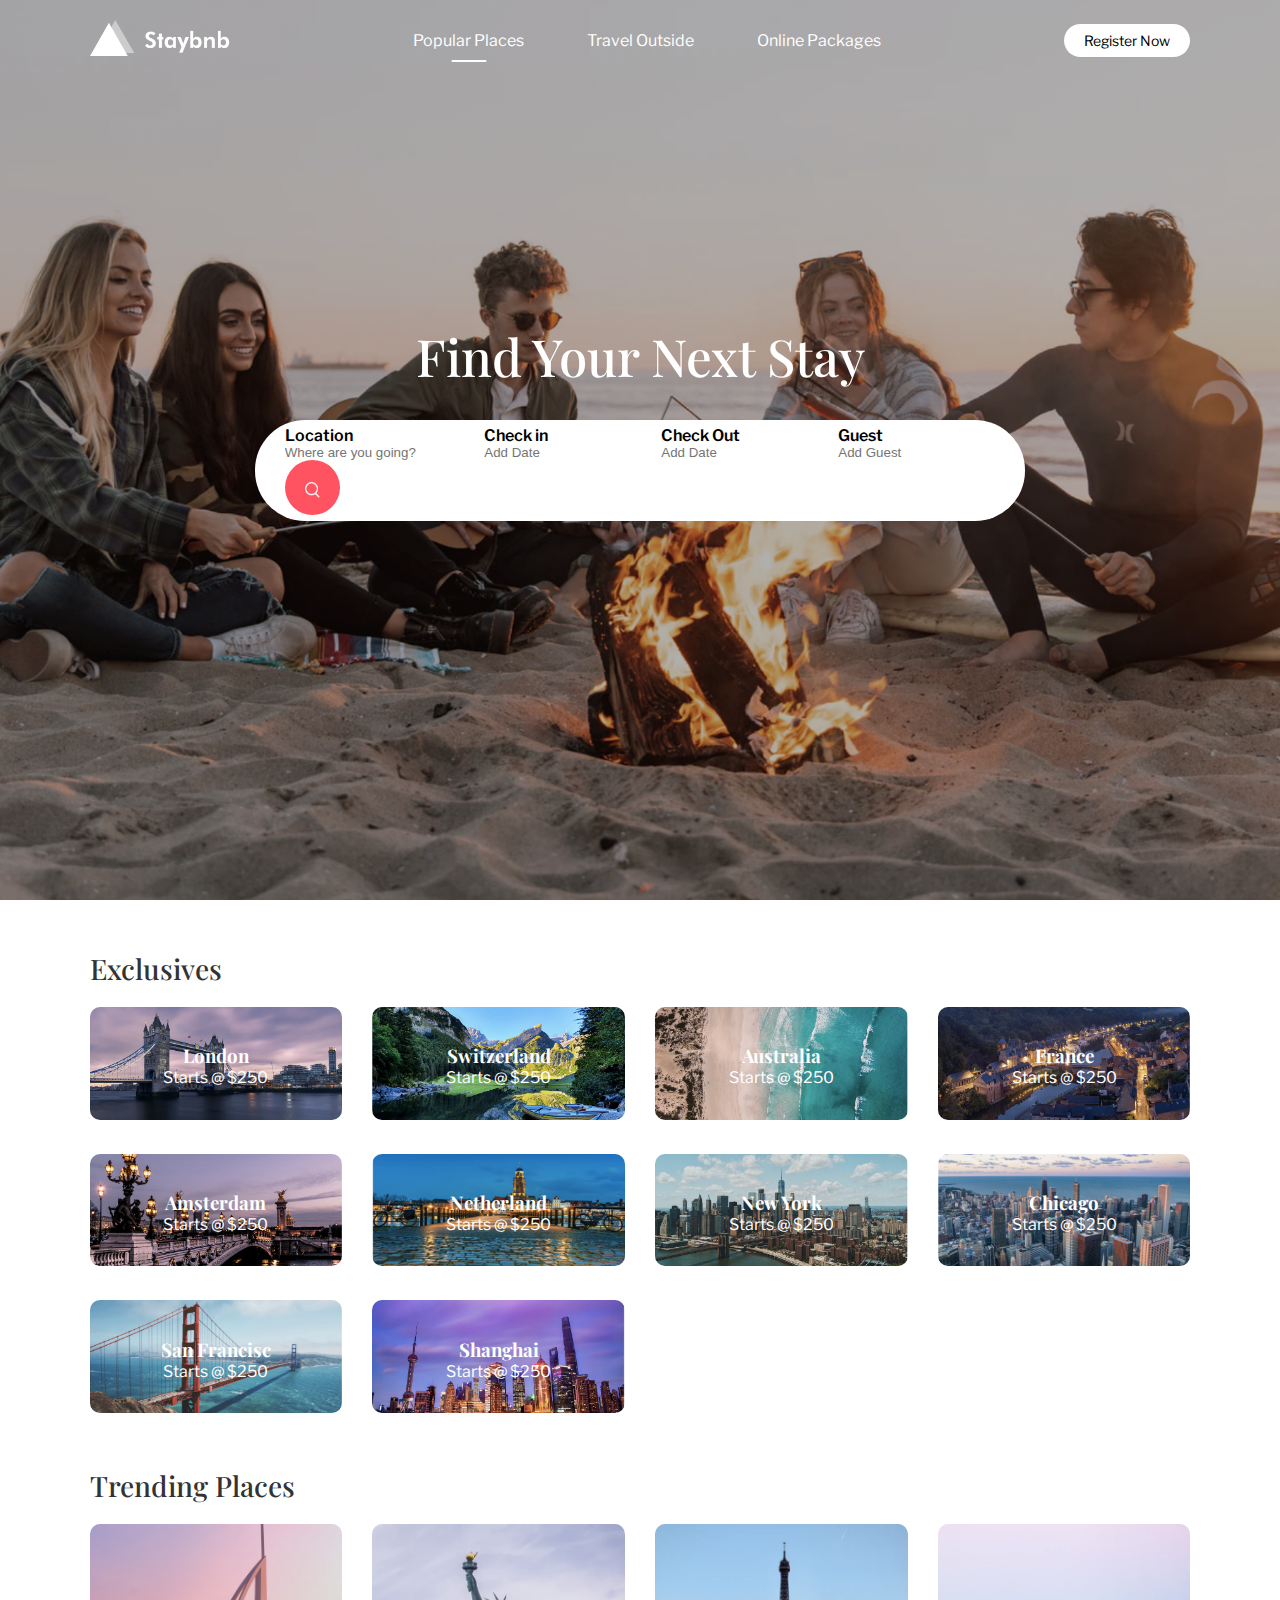
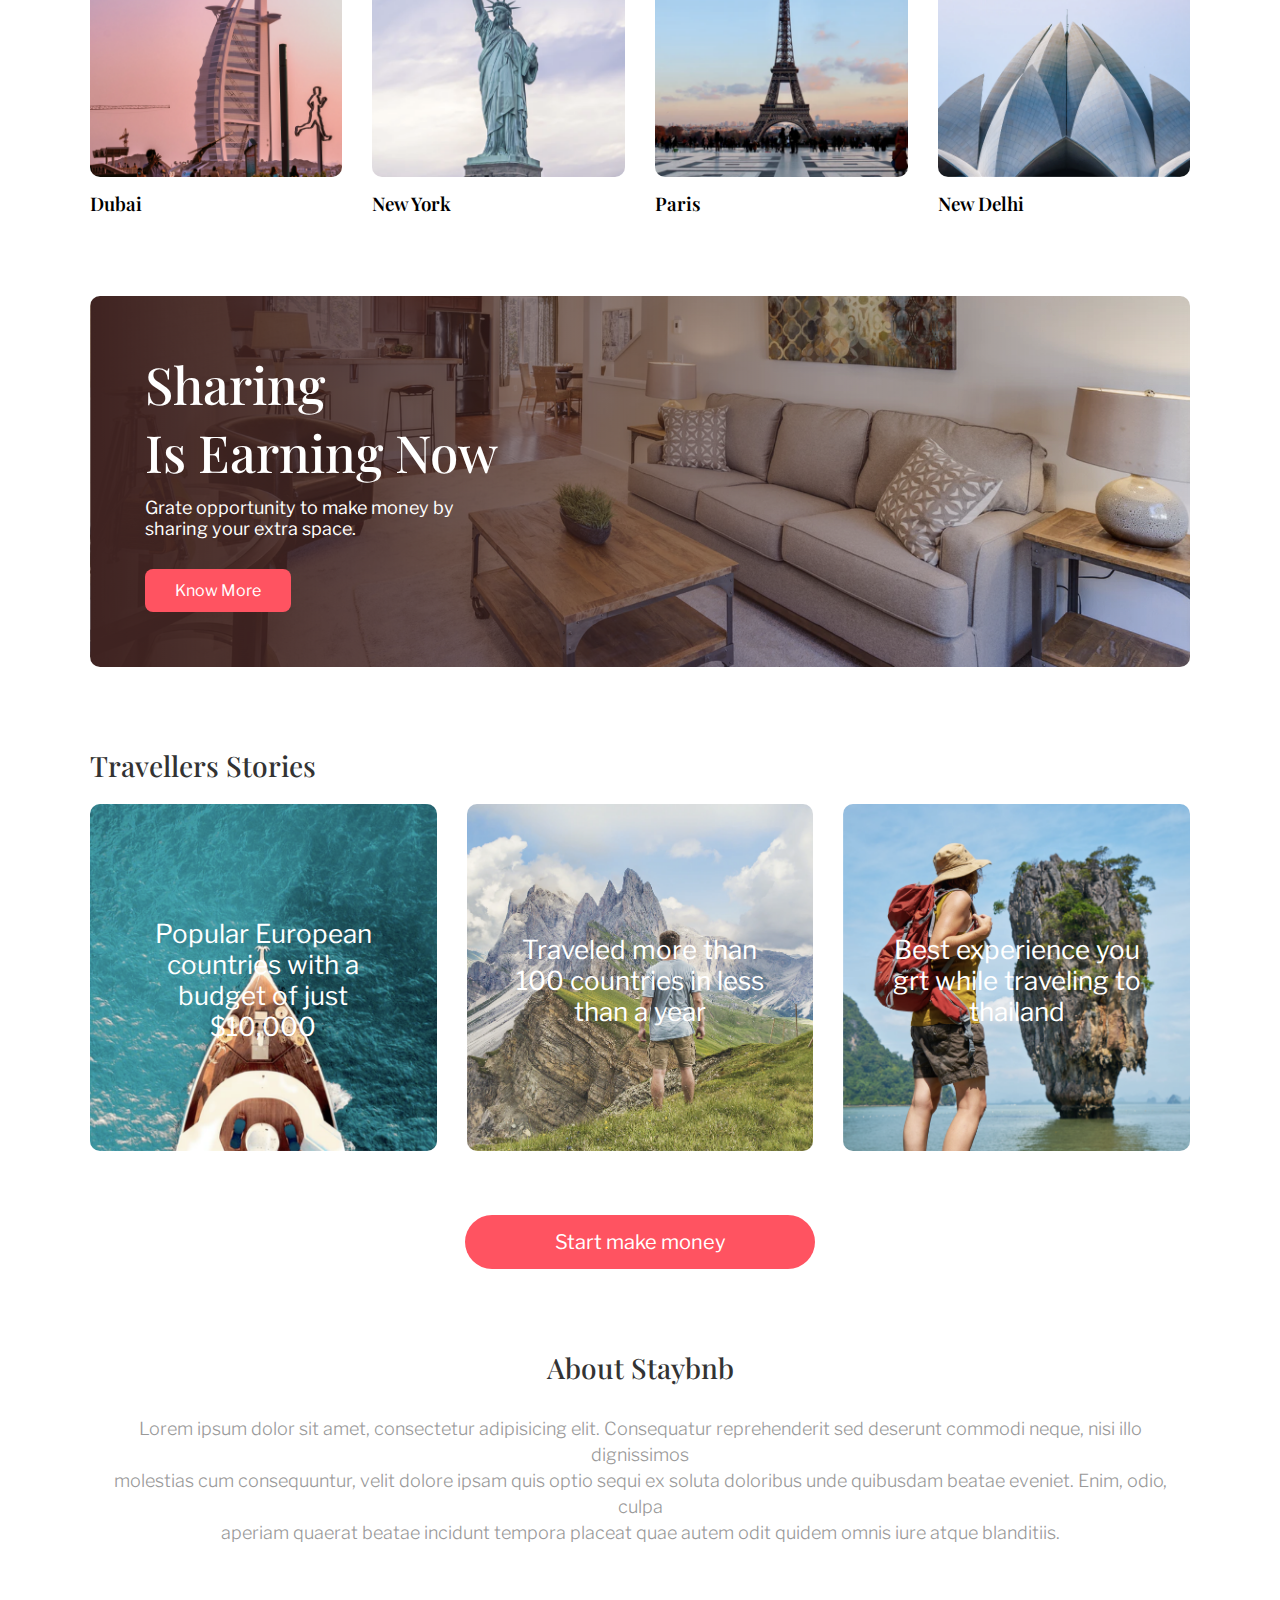
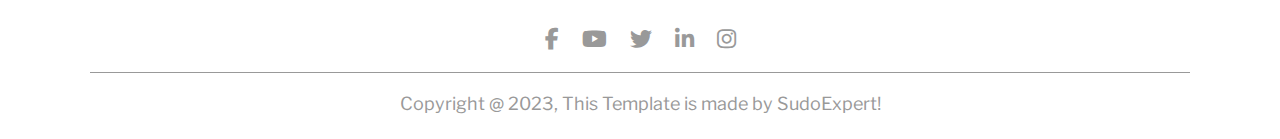
<file: index.html>
<!DOCTYPE html>
<html lang="en">
<head>
    <meta charset="UTF-8">
    <meta http-equiv="X-UA-Compatible" content="IE=edge">
    <meta name="viewport" content="width=device-width, initial-scale=1.0">
    <title>Travel Template</title>
    <link rel="stylesheet" href="style.css">
    <link rel="stylesheet" href="https://cdnjs.cloudflare.com/ajax/libs/font-awesome/6.3.0/css/all.min.css"/>
    <link rel="stylesheet" href="style.css">
</head>
<body>

     <div class="header">
        <nav id="navBar">
            <a href="index.html">
                <img src="images/logo.png" class="logo">
            </a>
            <ul class="nav-links">
               <li><a class="active" href="index.html">Popular Places</a></li>
               <li><a href="listing.html">Travel Outside</a></li>
               <li><a href="house.html">Online Packages</a></li>
            </ul>
            <a href="#" class="register-btn">Register Now</a>
            <i class="fa-solid fa-bars" onclick="togglebtn()"></i>
        </nav>
        <div class="container">
            <h1>Find Your Next Stay</h1>
            <div class="search-bar">
                <form>
                    <div class="location-input">
                        <label>Location</label>
                        <input type="text" placeholder="Where are you going?">
                    </div>
                    <div>
                        <label>Check in</label>
                        <input type="text" placeholder="Add Date">
                    </div>
                    <div>
                        <label>Check Out</label>
                        <input type="text" placeholder="Add Date">
                    </div>
                    <div>
                        <label>Guest</label>
                        <input type="text" placeholder="Add Guest">
                    </div>
                    <button type="submit"><img src="images/search.png"></button>
                </form>
            </div>
        </div>
     </div>
     <div class="container">
        <h2 class="sub-title">Exclusives</h2>
        <div class="exclusives">
            <div>
                <img src="images/image-1.png" alt="">
                <span>
                    <h3>London</h3>
                    <p>Starts @ $250</p>
                </span>
            </div>
            <div>
                <img src="images/image-2.png" alt="">
                <span>
                    <h3>Switzerland</h3>
                    <p>Starts @ $250</p>
                </span>
            </div>
            <div>
                <img src="images/image-3.png" alt="">
                <span>
                    <h3>Australia</h3>
                    <p>Starts @ $250</p>
                </span>
            </div>
            <div>
                <img src="images/image-4.png" alt="">
                <span>
                    <h3>France</h3>
                    <p>Starts @ $250</p>
                </span>
            </div>
            <div>
                <img src="images/image-5.png" alt="">
                <span>
                    <h3>Amsterdam</h3>
                    <p>Starts @ $250</p>
                </span>
            </div>
            <div>
                <img src="images/image-6.png" alt="">
                <span>
                    <h3>Netherland</h3>
                    <p>Starts @ $250</p>
                </span>
            </div>
            <div>
                <img src="images/image-7.png" alt="">
                <span>
                    <h3>New York</h3>
                    <p>Starts @ $250</p>
                </span>
            </div>
            <div>
                <img src="images/image-8.png" alt="">
                <span>
                    <h3>Chicago</h3>
                    <p>Starts @ $250</p>
                </span>
            </div>
            <div>
                <img src="images/image-9.png" alt="">
                <span>
                    <h3>San Francisc</h3>
                    <p>Starts @ $250</p>
                </span>
            </div>
            <div>
                <img src="images/image-10.png" alt="">
                <span>
                    <h3>Shanghai</h3>
                    <p>Starts @ $250</p>
                </span>
            </div>
        </div>

        <h2 class="sub-title">Trending Places</h2>
        <div class="trending">
            <div>
                <img src="images/dubai.png">
                <h3>Dubai</h3>
            </div>
            <div>
                <img src="images/new-york.png">
                <h3>New York</h3>
            </div>
            <div>
                <img src="images/paris.png">
                <h3>Paris</h3>
            </div>
            <div>
                <img src="images/new-delhi.png">
                <h3>New Delhi</h3>
            </div>
        </div>

        <div class="cta">
            <h3>Sharing <br>Is Earning Now</h3>
            <p>Grate opportunity to make money by<br> sharing your extra space.</p>
            <a href="#" class="cta-btn">Know More</a>
        </div>

        <h2 class="sub-title">Travellers Stories</h2>
        <div class="stories">
            <div>
                <img src="images/story-1.png">
                <p>Popular European countries with a budget of just $10,000</p>
            </div>
            <div>
                <img src="images/story-2.png">
                <p>Traveled more than 100 countries in less than a year</p>
            </div>
            <div>
                <img src="images/story-3.png">
                <p>Best experience you grt while traveling to thailand</p>
            </div>
        </div>
        <a href="#" class="start-btn">Start make money</a>
        <div class="about-msg">
            <h2>About Staybnb</h2>
            <p>Lorem ipsum dolor sit amet, consectetur adipisicing elit. 
               Consequatur reprehenderit sed deserunt commodi neque, nisi
               illo dignissimos<br> molestias cum consequuntur, velit dolore ipsam quis
               optio sequi ex soluta doloribus unde quibusdam beatae eveniet. Enim,
               odio, culpa<br> aperiam quaerat beatae incidunt tempora placeat quae autem 
               odit quidem omnis iure atque blanditiis.</p>
        </div>

        <div class="footer">
            <a href="https://facebook.com/"><i class="fa-brands fa-facebook-f"></i></a>
            <a href="https://youtube.com/"><i class="fa-brands fa-youtube"></i></a>
            <a href="https://twitter.com/"><i class="fa-brands fa-twitter"></i></a>
            <a href="https://linkedin.com/"><i class="fa-brands fa-linkedin-in"></i></a>
            <a href="https://instagram.com/"><i class="fa-brands fa-instagram"></i></a>
            <hr>
            <p>Copyright @ 2023, This Template is made by SudoExpert!</p>
        </div>




     </div>

     <script>
        var navBar = document.getElementById("navBar");
        
        function togglebtn(){
            navBar.classList.toggle("hidemenu");
        }
     </script>
    
</body>
</html>
</file>
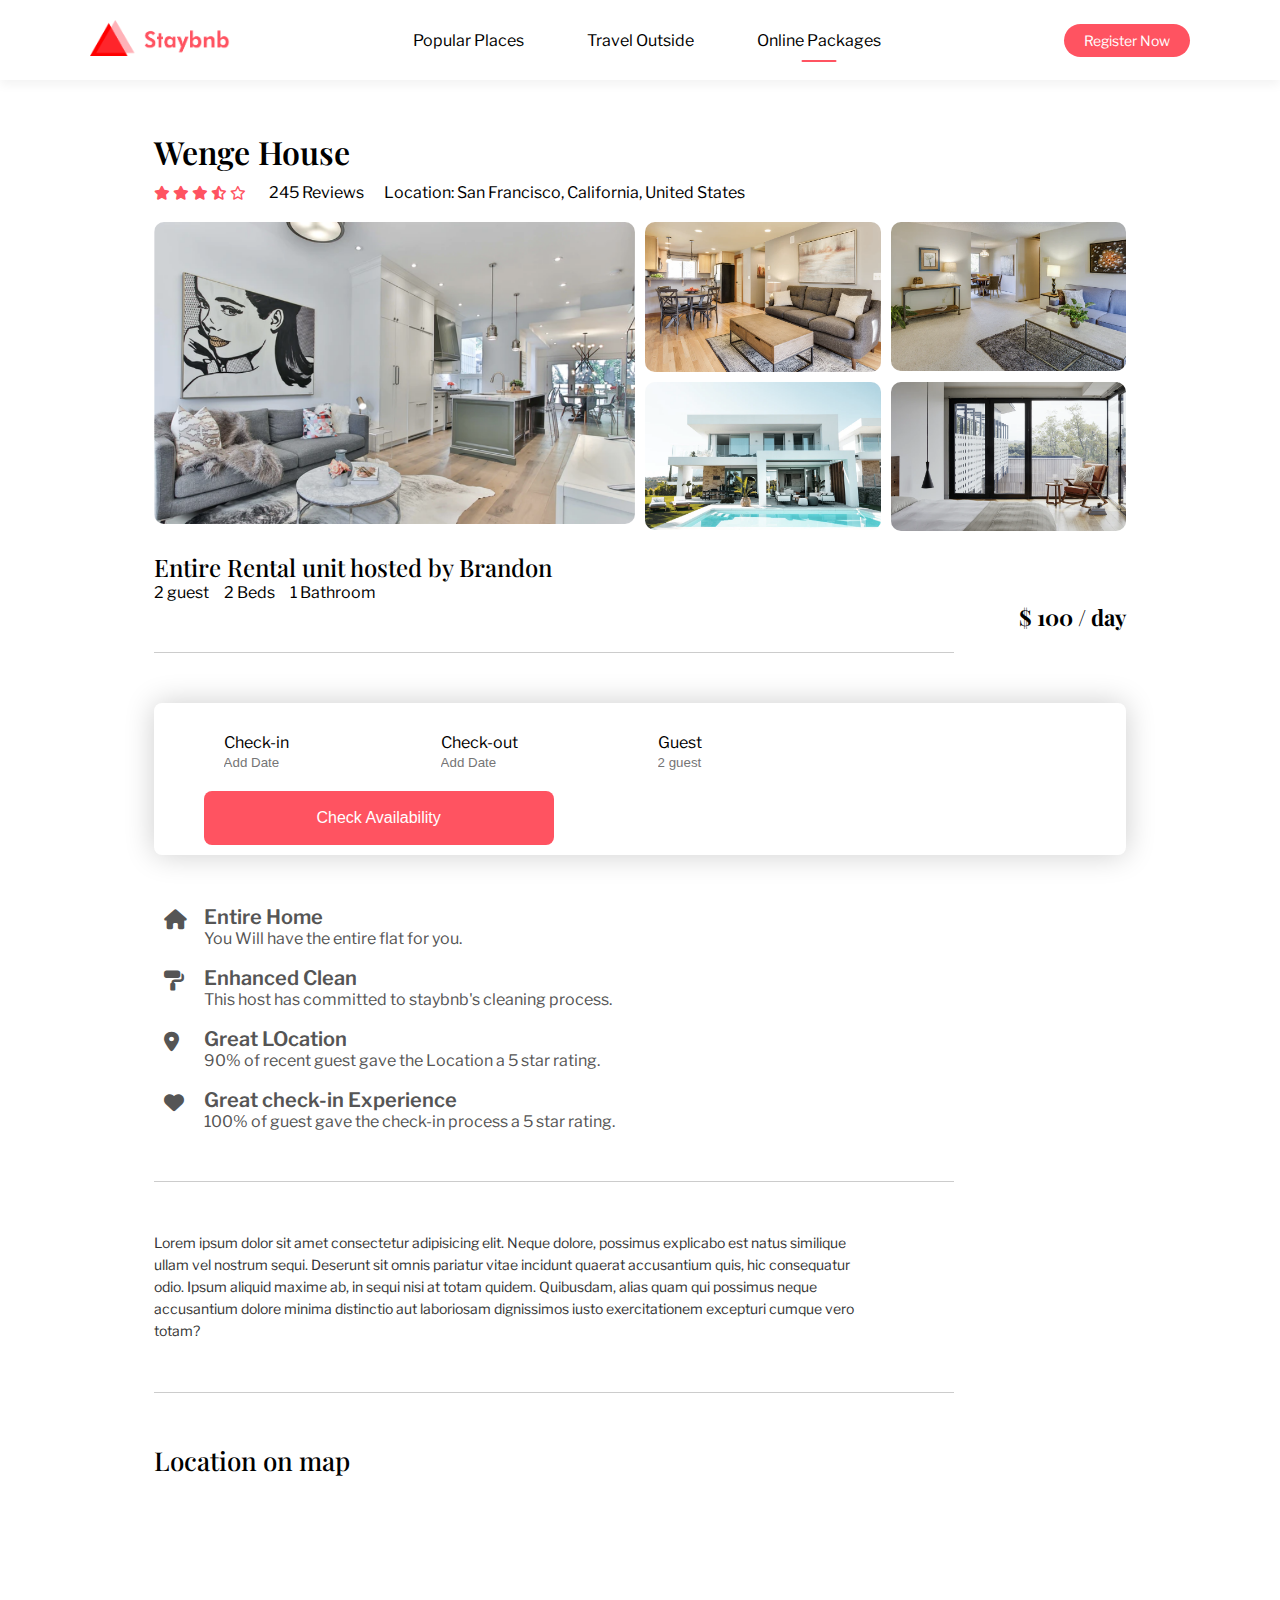
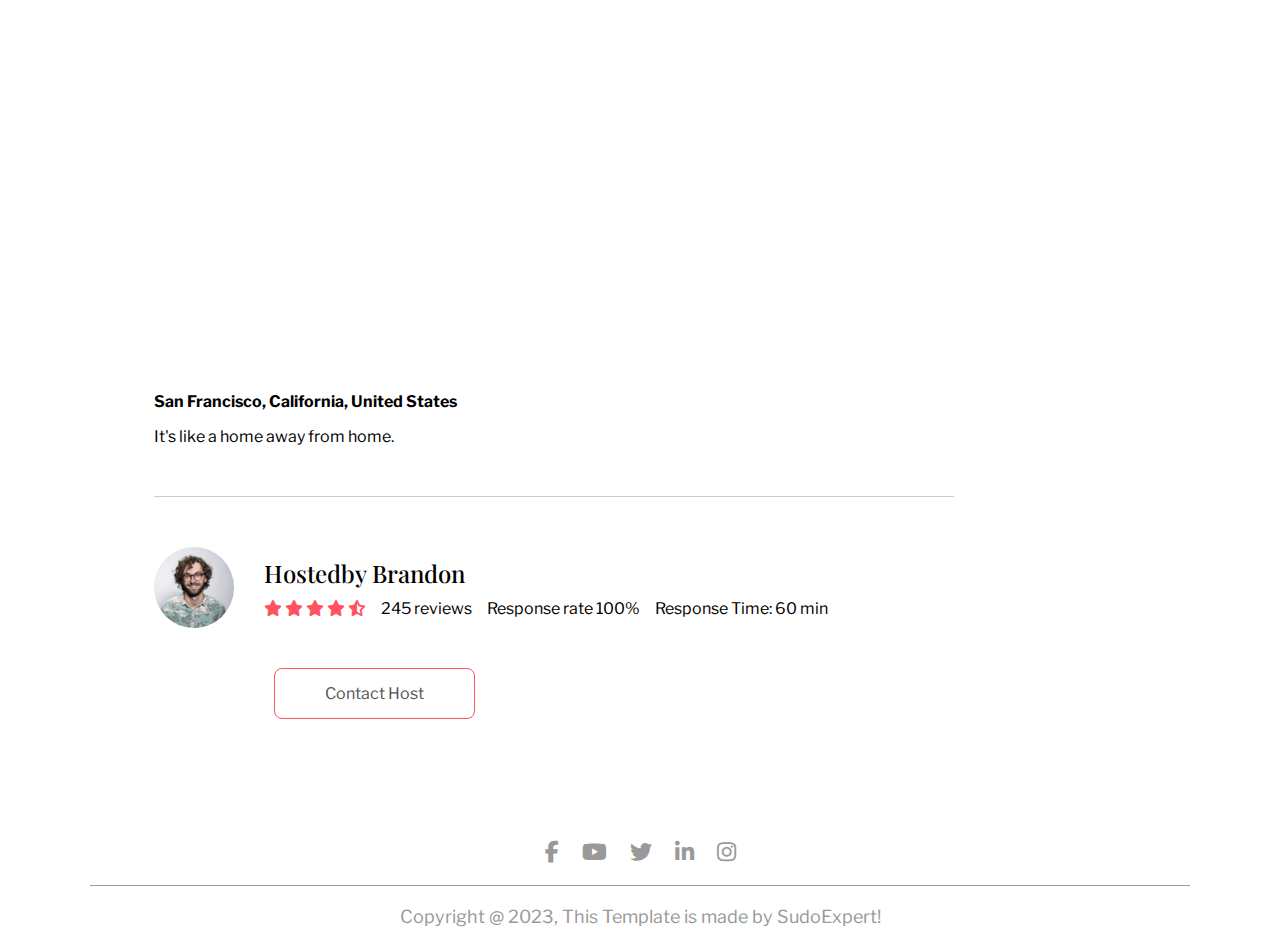
<file: house.html>
<!DOCTYPE html>
<html lang="en">
   <head>
       <meta charset="UTF-8">
       <meta http-equiv="X-UA-Compatible" content="IE=edge">
       <meta name="viewport" content="width=device-width, initial-scale=1.0">
       <title>Travel Template</title>
       <link rel="stylesheet" href="style.css">
       <link rel="stylesheet" href="https://cdnjs.cloudflare.com/ajax/libs/font-awesome/6.3.0/css/all.min.css"/>
       <link rel="stylesheet" href="style.css">
   </head>

<body>
    <nav id="navBar" class="navbar-white">
        <a href="index.html">
            <img src="images/logo-red.png" class="logo">
        </a>
        <ul class="nav-links">
           <li><a href="index.html">Popular Places</a></li>
           <li><a href="listing.html">Travel Outside</a></li>
           <li><a class="active"  href="house.html">Online Packages</a></li>
        </ul>
        <a href="#" class="register-btn">Register Now</a>
        <i class="fa-solid fa-bars" onclick="togglebtn()"></i>
    </nav>

    <div class="house-details">
        <div class="house-title">
            <h1>Wenge House</h1>
            <div class="row">
                <div>
                    <i class="fa-solid fa-star"></i>
                    <i class="fa-solid fa-star"></i>
                    <i class="fa-solid fa-star"></i>
                    <i class="fa-solid fa-star-half-stroke"></i>
                    <i class="fa-regular fa-star"></i>
                    <span>245 Reviews</span>
                </div>
                <div>
                    <p>Location: San Francisco, California, United States</p>
                </div>
            </div>
        </div>
        <div class="gallery">
            <div class="gallery-img-1"><img src="images/house-1.png"></div>
            <div><img src="images/house-2.png"></div>
            <div><img src="images/house-3.png"></div>
            <div><img src="images/house-4.png"></div>
            <div><img src="images/house-5.png"></div>
        </div>
        <div class="small-details">
            <h2>Entire Rental unit hosted by Brandon</h2>
            <p>2 guest &nbsp; &nbsp; 2 Beds &nbsp; &nbsp; 1 Bathroom</p>
            <h4>$ 100 / day</h4>
        </div>
        <hr class="line">
        <form class="check-form">
            <div>
                <label>Check-in</label>
                <input type="text" placeholder="Add Date">
            </div>
            <div>
                <label>Check-out</label>
                <input type="text" placeholder="Add Date">
            </div>
            <div class="guest-field">
                <label>Guest</label>
                <input type="text" placeholder="2 guest">
            </div>
            <button type="submit">Check Availability</button>
        </form>
           
        <ul class="details-list">
            <li><i class="fa-solid fa-house"></i>Entire Home
                <span>You Will have the entire flat for you.</span>
            </li>
            <li><i class="fa-solid fa-paint-roller"></i>Enhanced Clean
                <span>This host has committed to staybnb's cleaning process.</span>
            </li>
            <li><i class="fa-solid fa-location-dot"></i>Great LOcation
                <span>90% of recent guest gave the Location a 5 star rating.</span>
            </li>
            <li><i class="fa-solid fa-heart"></i>Great check-in Experience 
                <span>100% of guest gave the check-in process a 5 star rating.</span>
            </li>
        </ul>
      <hr class="line">
        <p class="home-desc">Lorem ipsum dolor sit amet consectetur adipisicing elit. Neque dolore,
             possimus explicabo est natus similique ullam vel nostrum sequi. Deserunt 
             sit omnis pariatur vitae incidunt quaerat accusantium quis, hic consequatur
             odio. Ipsum aliquid maxime ab, in sequi nisi at totam quidem. Quibusdam,
             alias quam qui possimus neque accusantium dolore minima distinctio aut 
             laboriosam dignissimos iusto exercitationem excepturi cumque vero totam?</p>
        <hr class="line">
        <div class="map">
            <h3>Location on map</h3>
            <iframe src="https://www.google.com/maps/embed?pb=!1m18!1m12!1m3!1d100940.17073743168!2d-122.
            50764016446877!3d37.757679275525774!2m3!1f0!2f0!3f0!3m2!1i1024!2i768!4f13.
            1!3m3!1m2!1s0x80859a6d00690021%3A0x4a501367f076adff!2sSan%20Francisco%2C%20CA%2C%20USA!
            5e0!3m2!1sen!2s!4v1677067244331!5m2!1sen!2s" width="600" height="450" style="border:0;"
            allowfullscreen="" loading="lazy" referrerpolicy="no-referrer-when-downgrade"></iframe>
             <b>San Francisco, California, United States</b>
             <p>It's like a home away from home.</p>
        </div>
        <hr class="line">

        <div class="host">
            <img src="images/host.png">
            <div>
                <h2>Hostedby Brandon</h2>
                <p><span>
                    <i class="fa-solid fa-star"></i>
                    <i class="fa-solid fa-star"></i>
                    <i class="fa-solid fa-star"></i>
                    <i class="fa-solid fa-star"></i>
                    <i class="fa-solid fa-star-half-stroke"></i>
                </span>&nbsp; &nbsp; 245 reviews &nbsp; &nbsp; Response rate 100%  &nbsp; &nbsp;
                    Response Time: 60 min</p>
            </div>
        </div>
        <a href="#" class="contact-host">Contact Host</a>
    </div>
    <div class="container">
        <div class="footer">
            <a href="https://facebook.com/"><i class="fa-brands fa-facebook-f"></i></a>
            <a href="https://youtube.com/"><i class="fa-brands fa-youtube"></i></a>
            <a href="https://twitter.com/"><i class="fa-brands fa-twitter"></i></a>
            <a href="https://linkedin.com/"><i class="fa-brands fa-linkedin-in"></i></a>
            <a href="https://instagram.com/"><i class="fa-brands fa-instagram"></i></a>
            <hr>
            <p>Copyright @ 2023, This Template is made by SudoExpert!</p>
        </div>
    </div>
    <script>
        var navBar = document.getElementById("navBar");
        
        function togglebtn(){
            navBar.classList.toggle("hidemenu");
        }
     </script>
</body>
</html>
</file>
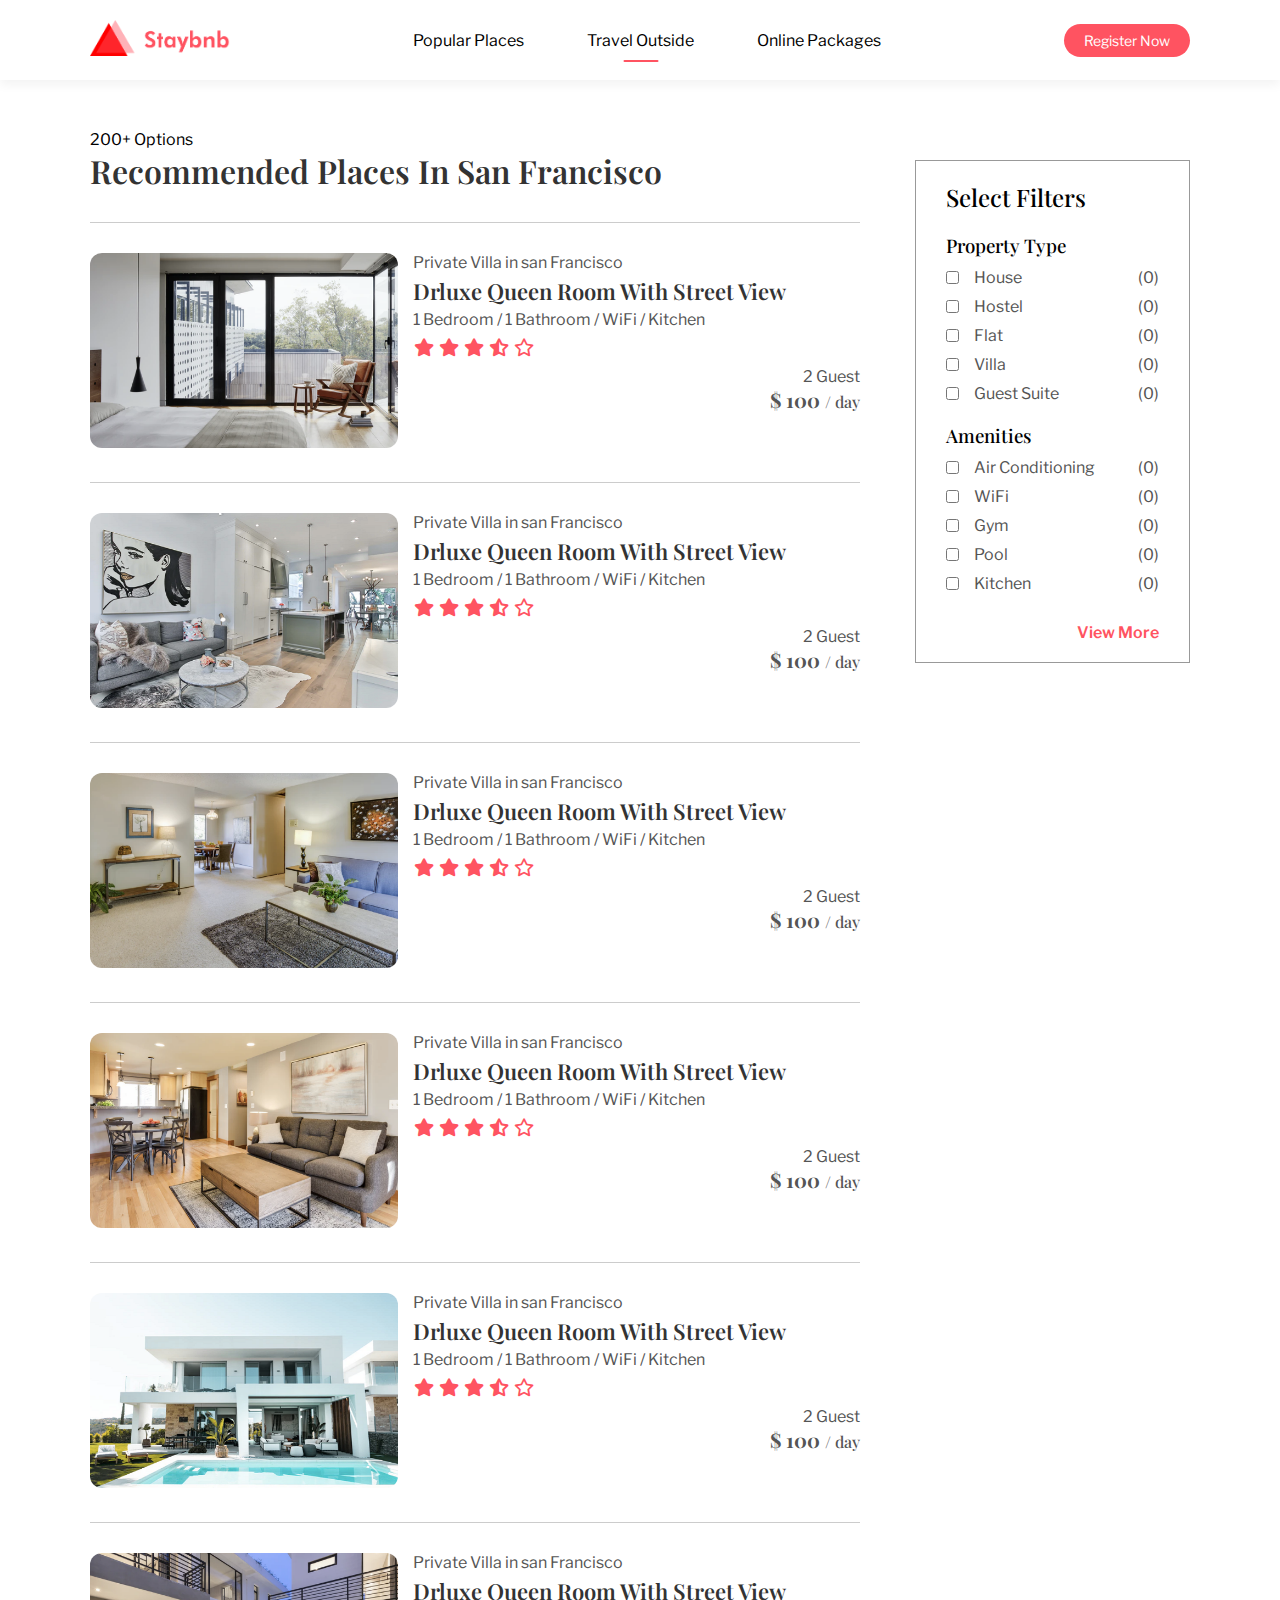
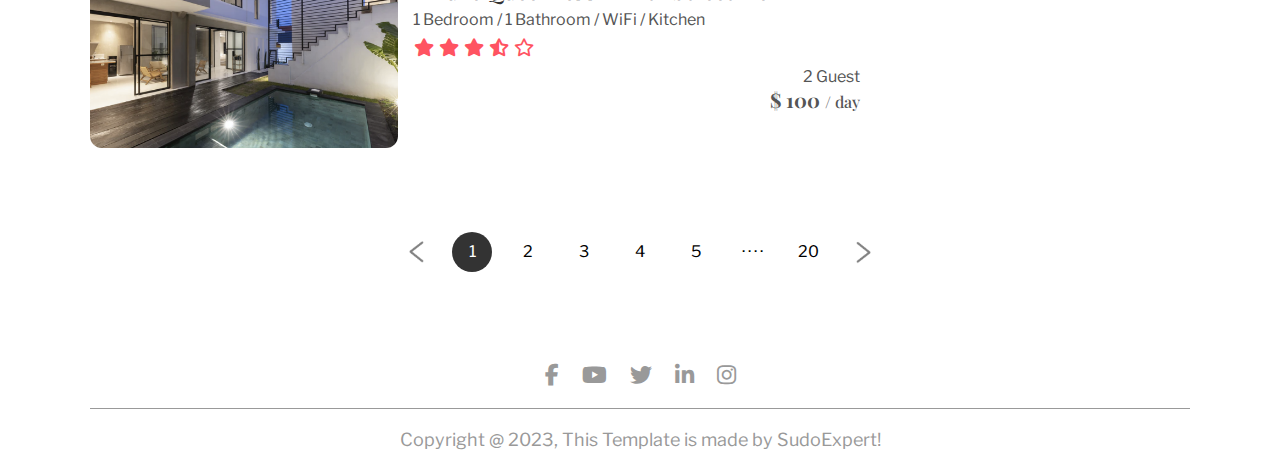
<file: listing.html>
<!DOCTYPE html>
 <html lang="en">
    <head>
        <meta charset="UTF-8">
        <meta http-equiv="X-UA-Compatible" content="IE=edge">
        <meta name="viewport" content="width=device-width, initial-scale=1.0">
        <title>Travel Template</title>
        <link rel="stylesheet" href="style.css">
        <link rel="stylesheet" href="https://cdnjs.cloudflare.com/ajax/libs/font-awesome/6.3.0/css/all.min.css"/>
        <link rel="stylesheet" href="style.css">
    </head>

 <body>
        <nav id="navBar" class="navbar-white">
            <a href="index.html">
                <img src="images/logo-red.png" class="logo">
            </a>  
            <ul class="nav-links">
               <li><a href="index.html">Popular Places</a></li>
               <li><a class="active"  href="listing.html">Travel Outside</a></li>
               <li><a href="house.html">Online Packages</a></li>
            </ul>
            <a href="#" class="register-btn">Register Now</a>
            <i class="fa-solid fa-bars" onclick="togglebtn()"></i>
        </nav>
        <div class="container">
            <div class="list-container">
                <div class="left-col">
                    <p>200+ Options</p>
                    <h1>Recommended Places In San Francisco</h1>
                    <div class="house">
                        <div class="house-img">
                            <img src="images/image-s1.png">
                        </div>
                        <div class="house-info">
                            <p>Private Villa in san Francisco</p>
                            <h3>Drluxe Queen Room With Street View</h3>
                            <p>1 Bedroom / 1 Bathroom / WiFi / Kitchen</p>
                            <i class="fa-solid fa-star"></i>
                            <i class="fa-solid fa-star"></i>
                            <i class="fa-solid fa-star"></i>
                            <i class="fa-solid fa-star-half-stroke"></i>
                            <i class="fa-regular fa-star"></i>
                            <div class="house-price">
                                <p>2 Guest</p>
                                <h4>$ 100 <span>/ day</span> </h4>
                            </div>
                        </div>
                    </div>
                    <div class="house">
                        <div class="house-img">
                            <img src="images/image-s2.png">
                        </div>
                        <div class="house-info">
                            <p>Private Villa in san Francisco</p>
                            <h3>Drluxe Queen Room With Street View</h3>
                            <p>1 Bedroom / 1 Bathroom / WiFi / Kitchen</p>
                            <i class="fa-solid fa-star"></i>
                            <i class="fa-solid fa-star"></i>
                            <i class="fa-solid fa-star"></i>
                            <i class="fa-solid fa-star-half-stroke"></i>
                            <i class="fa-regular fa-star"></i>
                            <div class="house-price">
                                <p>2 Guest</p>
                                <h4>$ 100 <span>/ day</span> </h4>
                            </div>
                        </div>
                    </div>
                    <div class="house">
                        <div class="house-img">
                            <img src="images/image-s3.png">
                        </div>
                        <div class="house-info">
                            <p>Private Villa in san Francisco</p>
                            <h3>Drluxe Queen Room With Street View</h3>
                            <p>1 Bedroom / 1 Bathroom / WiFi / Kitchen</p>
                            <i class="fa-solid fa-star"></i>
                            <i class="fa-solid fa-star"></i>
                            <i class="fa-solid fa-star"></i>
                            <i class="fa-solid fa-star-half-stroke"></i>
                            <i class="fa-regular fa-star"></i>
                            <div class="house-price">
                                <p>2 Guest</p>
                                <h4>$ 100 <span>/ day</span> </h4>
                            </div>
                        </div>
                    </div>
                    <div class="house">
                        <div class="house-img">
                            <img src="images/image-s4.png">
                        </div>
                        <div class="house-info">
                            <p>Private Villa in san Francisco</p>
                            <h3>Drluxe Queen Room With Street View</h3>
                            <p>1 Bedroom / 1 Bathroom / WiFi / Kitchen</p>
                            <i class="fa-solid fa-star"></i>
                            <i class="fa-solid fa-star"></i>
                            <i class="fa-solid fa-star"></i>
                            <i class="fa-solid fa-star-half-stroke"></i>
                            <i class="fa-regular fa-star"></i>
                            <div class="house-price">
                                <p>2 Guest</p>
                                <h4>$ 100 <span>/ day</span> </h4>
                            </div>
                        </div>
                    </div>
                    <div class="house">
                        <div class="house-img">
                            <img src="images/image-s5.png">
                        </div>
                        <div class="house-info">
                            <p>Private Villa in san Francisco</p>
                            <h3>Drluxe Queen Room With Street View</h3>
                            <p>1 Bedroom / 1 Bathroom / WiFi / Kitchen</p>
                            <i class="fa-solid fa-star"></i>
                            <i class="fa-solid fa-star"></i>
                            <i class="fa-solid fa-star"></i>
                            <i class="fa-solid fa-star-half-stroke"></i>
                            <i class="fa-regular fa-star"></i>
                            <div class="house-price">
                                <p>2 Guest</p>
                                <h4>$ 100 <span>/ day</span> </h4>
                            </div>
                        </div>
                    </div>
                    <div class="house">
                        <div class="house-img">
                            <img src="images/image-s6.png">
                        </div>
                        <div class="house-info">
                            <p>Private Villa in san Francisco</p>
                            <h3>Drluxe Queen Room With Street View</h3>
                            <p>1 Bedroom / 1 Bathroom / WiFi / Kitchen</p>
                            <i class="fa-solid fa-star"></i>
                            <i class="fa-solid fa-star"></i>
                            <i class="fa-solid fa-star"></i>
                            <i class="fa-solid fa-star-half-stroke"></i>
                            <i class="fa-regular fa-star"></i>
                            <div class="house-price">
                                <p>2 Guest</p>
                                <h4>$ 100 <span>/ day</span> </h4>
                            </div>
                        </div>
                    </div>
                </div>
                <div class="right-col">
                    <div class="sidebar">
                        <h2>Select Filters</h2>
                        <h3>Property Type</h3>
                         <div class="filter">
                            <input type="checkbox"><p>House</p><span>(0)</span>
                         </div>
                         <div class="filter">
                            <input type="checkbox"><p>Hostel</p><span>(0)</span>
                         </div>
                         <div class="filter">
                            <input type="checkbox"><p>Flat</p><span>(0)</span>
                         </div>
                         <div class="filter">
                            <input type="checkbox"><p>Villa</p><span>(0)</span>
                         </div>
                         <div class="filter">
                            <input type="checkbox"><p>Guest Suite</p><span>(0)</span>
                         </div>
                         <h3>Amenities</h3>
                         <div class="filter">
                            <input type="checkbox"><p>Air Conditioning</p><span>(0)</span>
                         </div>
                         <div class="filter">
                            <input type="checkbox"><p>WiFi</p><span>(0)</span>
                         </div>
                         <div class="filter">
                            <input type="checkbox"><p>Gym</p><span>(0)</span>
                         </div>
                         <div class="filter">
                            <input type="checkbox"><p>Pool</p><span>(0)</span>
                         </div>
                         <div class="filter">
                            <input type="checkbox"><p>Kitchen</p><span>(0)</span>
                         </div>

                         <div class="sidebar-link">
                            <a href="#">View More</a>
                         </div>
                    </div>
                </div>
               </div>
        </div>

        <div class="pagination">
            <img src="images/arrow.png">
            <span class="current">1</span>
            <span>2</span>
            <span>3</span>
            <span>4</span>
            <span>5</span>
            <span>&middot; &middot; &middot; &middot;</span>
            <span>20</span>
            <img src="images/arrow.png" class="right-arrow">
        </div>
       

     <div class="container">
        <div class="footer">
            <a href="https://facebook.com/"><i class="fa-brands fa-facebook-f"></i></a>
            <a href="https://youtube.com/"><i class="fa-brands fa-youtube"></i></a>
            <a href="https://twitter.com/"><i class="fa-brands fa-twitter"></i></a>
            <a href="https://linkedin.com/"><i class="fa-brands fa-linkedin-in"></i></a>
            <a href="https://instagram.com/"><i class="fa-brands fa-instagram"></i></a>
            <hr>
            <p>Copyright @ 2023, This Template is made by SudoExpert!</p>
        </div>
     </div>
        

    <script>
        var navBar = document.getElementById("navBar");

        function togglebtn(){
        navBar.classList.toggle("hidemenu");
        }
    </script>
 </body>

 </html>
</file>
<file: style.css>
@import url('https://fonts.googleapis.com/css2?family=Libre+Franklin:wght@300&family=Playfair+Display:wght@400;500;600;700;800;900&display=swap');

h1, h2, h3, h4, h5, h6 {
    font-family: 'Playfair Display', serif;
}

* {
    margin: 0;
    padding: 0;
    box-sizing: border-box;
}

body {
    overflow-x: hidden;
    font-family: 'Libre Franklin', sans-serif;
}
.header {
    min-height: 100vh;
    width: 100%;
    background-image: linear-gradient(rgba(0,0,0,0.3),rgba(0,0,0,0.3)),
    url(images/banner.png);
    background-position: center;
    background-size: cover;
}
nav {
    display: flex;
    align-items: center;
    justify-content: space-between;
    padding: 20px 7%;
}
.logo {
    width: 140px;
    cursor: pointer;
}
.nav-links li {
    list-style: none;
    display: inline-block;
    margin: 10px 30px;
}
.nav-links li a {
    text-decoration: none;
    color: #fff;
}
.register-btn {
    background: #fff;
    color: #000;
    padding: 8px 20px;
    border-radius: 20px;
    font-size: 14px;
    text-decoration: none;
}
.container {
    padding: 0 7%;
}
.header h1 {
    font-size: 4vw;
    font-weight: 500;
    color: #fff;
    text-align: center;
    padding-top: 22%;
}
.search-bar {
    background: #fff;
    width: 70%;
    margin: 30px auto;
    padding: 6px 10px 6px 30px;
    border-radius: 50px;
}
.search-bar form {
    display: flex;
    align-items: center;
    flex-wrap: wrap;
}
.search-bar form input {
    display: block;
    outline: none;
    border: 0;
    background: transparent;
}
.search-bar form button {
    background: #ff5361;
    width: 55px;
    height: 55px;
    border-radius: 50%;
    cursor: pointer;
    outline: none;
    border: 0;
}
.search-bar form button img {
    width: 15px;
    margin-top: 7px;
}
.location-input {
    flex: 1;
}
.search-bar form label {
    font-weight: 600;
}

/* ------------Exclusives--------- */
.sub-title {
    margin: 50px 0 20px;
    font-size: 2.2vw;
    font-weight: 500;
    color: #333;
}
.exclusives {
    display: grid;
    grid-template-columns: repeat(auto-fit, minmax(200px,1fr));
    grid-gap: 30px;
}
.exclusives div img {
    width: 100%;
    border-radius: 10px;
}
.exclusives div {
    position: relative;
}
.exclusives div span {
    position: absolute;
    top: 50%;
    left: 50%;
    transform: translate(-50%, -50%);
    text-align: center;
    color: #fff;
}

/*--------Trending Places--------*/
.trending {
    display: grid;
    grid-template-columns: repeat(auto-fit, minmax(200px,1fr));
    grid-gap: 30px;
    margin-bottom: 30px;
}
.trending div img {
    width: 100%;
    border-radius: 10px;
}
.trending h3 {
    font-weight: 600;
    margin-top: 10px;
}

/* -------Call to action------- */
.cta {
    margin: 80px 0;
    background-image: linear-gradient(to right, #3f2321, transparent),
    url(images/banner-2.png);
    background-size: cover;
    background-position: center;
    border-radius: 10px;
    color: #fff;
    padding: 5%;
}
.cta h3 {
    font-size: 4vw;
    font-weight: 500;
    line-height: 5.3vw;
}
.cta p {
    font-size: 18px;
    margin: 10px 0;
}
.cta-btn {
    background: #ff5361;
    color: #fff;
    text-decoration: none;
    padding: 12px 30px;
    border-radius: 8px;
    margin-top: 20px;
    display: inline-block;
}

/* ------Travellers Stories----- */
.stories {
    display: grid;
    grid-template-columns: repeat(auto-fit, minmax(200px,1fr));
    grid-gap: 30px;
    margin-bottom: 30px;
}
.stories div img {
    width: 100%;
    border-radius: 10px;
}
.stories div {
    position: relative;
    text-align: center;
}
.stories p {
    width: 80%;
    position: absolute;
    top: 50%;
    left: 50%;
    transform: translate(-50%,-50%);
    color: #fff;
    font-size: 26px;
}
.start-btn {
    text-decoration: none;
    background: #ff5361;
    color: #fff;
    width: 80%;
    max-width: 350px;
    display: block;
    text-align: center;
    margin: 60px auto;
    padding: 15px;
    border-radius: 30px;
    font-size: 20px;
}

/* -------about-msg----- */
.about-msg {
    text-align: center;
    margin: 80px 0;
    color: #333;
    font-size: 17px;
}
.about-msg h2 {
    font-size: 28px;
    font-weight: 500;
    margin-bottom: 30px;
}
.about-msg p {
    color: #999;
    font-size: 18px;
    font-weight: 300;
    line-height: 26px;
}

/* -------footer------ */
.footer {
    margin: 80px 0 10px;
    text-align: center;
}
.footer a {
    text-decoration: none;
    color: #999;
    font-size: 22px;
    margin: 0 10px;
}
.footer hr {
    background: #999;
    height: 1px;
    width: 100%;
    border: 0;
    margin: 20px 0;
}
.footer p {
    padding-bottom: 15px;
    color: #999;
    font-size: 18px;
    font-weight: 400;
}
.active {
    position: relative;
}
.active::after {
    content: '';
    background: #fff;
    width: 35px;
    height: 2px;
    position: absolute;
    left: 50%;
    transform: translateX(-50%);
    bottom: -12px;
    border-radius: 2px;
}
nav .fa-bars {
    display: none;
}

/* ----------- Listing Page-------- */
.navbar-white {
    background: #fff;
    box-shadow: 0 5px 10px rgba(0,0,0,0.05);
}
.navbar-white .nav-links li a {
    color: #000;
}
.navbar-white .register-btn {
    color: #fff;
    background: #ff5361;
}
nav.navbar-white .fa-bars {
    color: #000;
}
.navbar-white .active::after {
    background: #ff5361;
}
.list-container {
    margin-top: 50px;
    display: flex;
    flex-wrap: wrap;
    justify-content: space-between;
}
.left-col {
    flex-basis: 70%;
}
.right-col {
    flex-basis: 25%;
}
.left-col h1 {
    color: #333;
    font-weight: 600;
    margin-bottom: 30px;
}
.house {
    display: flex;
    justify-content: space-between;
    flex-wrap: wrap;
    padding: 30px 0;
    border-top: 1px solid #ccc;
}
.house-img {
    flex-basis: 40%;
}
.house-img img {
    width: 100%;
    border-radius: 12px;
}
.house-info {
    flex-basis: 58%;
    color: #555;
}
.house-info h3 {
    font-weight: 600;
    color: #333;
    font-size: 22px;
    margin: 4px 0;
}
.house-info i {
    color: #ff5361;
    font-size: 18px;
    margin: 10px 1px;
}
.house-price {
    text-align: right;
}
.house-price h4 {
    font-size: 20px;
}
.house-price h4 span {
    font-size: 16px;
    font-weight: 500;
}
.sidebar {
    border: 1px solid #999;
    padding: 20px 30px;
    margin-top: 30px;
}
.sidebar h2 {
    font-weight: 500;
}
.sidebar h3 {
    font-weight: 500;
    margin: 20px 0 10px;
}
.filter {
    display: flex;
    align-items: center;
    color: #555;
    margin-bottom: 10px;
}
.filter p {
    flex: 1;
}
.filter input {
    margin-right: 15px;
    cursor: pointer;
}
.sidebar-link {
    text-align: right;
}
.sidebar-link a {
    text-decoration: none;
    display: inline-block;
    color: #ff5361;
    margin-top: 20px;
    font-weight: 600;
}
.pagination {
    display: flex;
    align-items: center;
    justify-content: center;
    margin: 40px 0;
}
.pagination img {
    width: 15px;
    margin: 10px 20px;
}
.right-arrow {
    transform: rotate(180deg);
}
.pagination span {
    margin: 10px 8px;
    width: 40px;
    height: 40px;
    line-height: 40px;
    border-radius: 50%;
    text-align: center;
    cursor: pointer;
}
.pagination .current {
    background: #333;
    color: #fff;
}
 /* ------house-details page start------ */
.house-details {
    padding: 0 12%;
}
.house-title {
    margin-top: 50px;
}
.house-title h1 {
    font-weight: 600;
}
.house-title .row {
    display: flex;
    flex-wrap: wrap;
    align-items: center;
    margin: 10px 0;
}
.house-title span {
    margin: 0 20px;
}
.house-title i {
    color: #ff5361;
    font-size: 14px;
}
.gallery {
    display: grid;
    grid-gap: 10px;
    grid-template-areas: 'first first . .' 'first first . .';
    margin: 20px 0;
}
.gallery div img {
    width: 100%;
    display: block;
    border-radius: 10px;
}
.gallery-img-1 {
    grid-area: first;
}
.small-details h2 {
    font-weight: 500;
}
.small-details h4 {
    text-align: right;
    font-size: 22px;
}
.line {
    border: 0;
    width: 100%;
    max-width: 800px;
    background: #ccc;
    height: 1px;
    margin: 20px 0 50px;
}
.check-form {
    margin: 30px 0;
    background: #fff;
    box-shadow: 0 0 30px rgba(0,0,0,0.2);
    border-radius: 8px;
    display: flex;
    flex-wrap: wrap;
    align-items: center;
    padding: 10px 50px;
}
.check-form label {
    display: block;
}
.check-form div {
    padding: 20px;
}
.check-form input {
    background: transparent;
    border: 0;
    outline: none;
}
.check-form button {
    background: #ff5361;
    border: 0;
    outline: none;
    color: #fff;
    padding: 18px;
    width: 350px;
    border-radius: 8px;
    font-size: 16px;
}
.guest-field {
    flex: 1;
}
.details-list {
    list-style: none;
    margin: 50px 0;
}
.details-list li {
    margin-left: 50px;
    font-size: 20px;
    font-weight: 600;
    margin-bottom:18px;
    color: #555;
    position: relative;
}
.details-list li span {
    display: block;
    font-weight: 400;
    font-size: 16px;
}
.details-list li i {
    position: absolute;
    top: 5px;
    left: -40px;
}
.home-desc {
    max-width: 700px;
    margin-bottom: 50px;
    line-height: 22px;
    font-size: 14px;
    color: #333;
}
.map {
    margin: 50px 0;
}
.map h3 {
    font-size: 26px;
    font-weight: 500;
    margin-bottom: 30px;
}
.map iframe {
    width: 100%;
    margin-bottom: 30px;
}
.map b {
    display: block;
    margin-bottom: 16px;
}
.host {
    display: flex;
    align-items: center;
}
.host img {
    width: 80px;
    border-radius: 50%;
    margin-right: 30px;
}
.host h2 {
    margin-bottom: 10px;
    font-weight: 500;
} 
.host i {
    color: #ff5361;
}
.contact-host {
    display: inline-block;
    margin: 40px 0 40px 120px;
    text-decoration: none;
    color: #555;
    padding: 15px 50px;
    border: 1px solid #ff5361;
    border-radius: 8px;
}





/* ------for small screen devices------ */

@media (max-width: 700px) {
    .logo {
        position: fixed;
        top: 4%;
        left: 7%;
    }
    nav {
        position: fixed;
        top: 0;
        z-index: 100;
        display: inline-block;
        width: 100%;
        padding: 100px 7% 0;
        background: #000;
        text-align: right;
        max-height: 100px;
        overflow: hidden;
        transition: max-height 0.5s;
    }
    nav .nav-links li {
        margin: 10px 0;
        display: block;
    }
    .register-btn {
        margin: 15px 0 30px;
        display: inline-block;
    }
    nav .fa-bars {
        display: block;
        position: fixed;
        top: 4%;
        right: 7%;
        color: #fff;
        font-size: 28px;
    }
    .active::after {
        left: -40px;
        transform: translate(0, 50%);
        bottom: 50%;
    }
    .hidemenu {
        max-height: 300px;
    }
    .header h1 {
        padding-top: 200px;
        font-size: 7vw;
    }
    .search-bar {
        width: 90%;
        margin: 30px auto;
        padding: 20px 10px 30px;
        border-radius: 5px;
        position: relative;
    }
    .search-bar form {
        display: block;
    }
    .search-bar form input {
        border-bottom: 1px solid #ddd;
        width: 100%;
        margin: 10px 0 20px 0;
        padding-bottom: 10px;
    }
    .search-bar form button {
        position: absolute;
        bottom: 0;
        left: 50%;
        transform: translate(-50%,50%);
    }
    .sub-title {
        font-size: 6vw;
    }
    .cta {
        padding: 15% 5%;
    }
    .cta h3 {
        font-size: 7vw;
        line-height: 8vw;
    }
    .cta p {
        font-size: 14px;
    }
    .cta-btn {
        padding: 6px 15px;
        border-radius: 4px;
        margin-top: 10px;
        font-size: 14px;
    }
    .stories p {
        font-size: 22px;
    }
    .about-msg {
        font-size: 14px;
        text-align: justify;
    }

    /* -----listing page start ------ */
    .list-container {
        margin-top: 150px;
    }
    .left-col, .right-col,
    .house-img, .house-info {
        flex-basis: 100%;
    }
    .left-col h1 {
        font-size: 22px;
    }
    .house-info h3 {
        font-size: 20px;
    }
    .house-info i {
        font-size: 16px;
    }
    .pagination span {
        margin: 10px 2px;
        width: 30px;
        height: 30px;
        line-height: 30px;
        font-size: 12px;
    }
 /* --------- House Details Page Start---------- */
    .house-details {
        margin-top: 150px;
    }
    .row p {
        margin-top: 10px;
    }
    .gallery {
        grid-template-areas: 'first first' '. .' '. .';
    }
    .small-details h2 {
        font-size: 20px;
        margin-top: 24px;
    }
    .small-details h4 {
        text-align: left;
        margin: 10px 0;
        font-size: 18px;
    }
    .check-form {
        padding: 10px 30px;
    }
    .check-form div {
        padding: 20px 0;
        width: 100%;
    }
    .check-form input {
        width: 100%;
        padding-bottom: 5px;
        border-bottom: 1px solid #ccc;
    }
    .check-form button {
        font-size: 14px;
        margin-bottom: 15px;
        margin-top: 10px;
        border-radius: 4px;
    }
    .host {
        display: block;
        line-height: 28px;
    }
    .contact-host {
        margin: 40px 0;
    }
}
</file>
